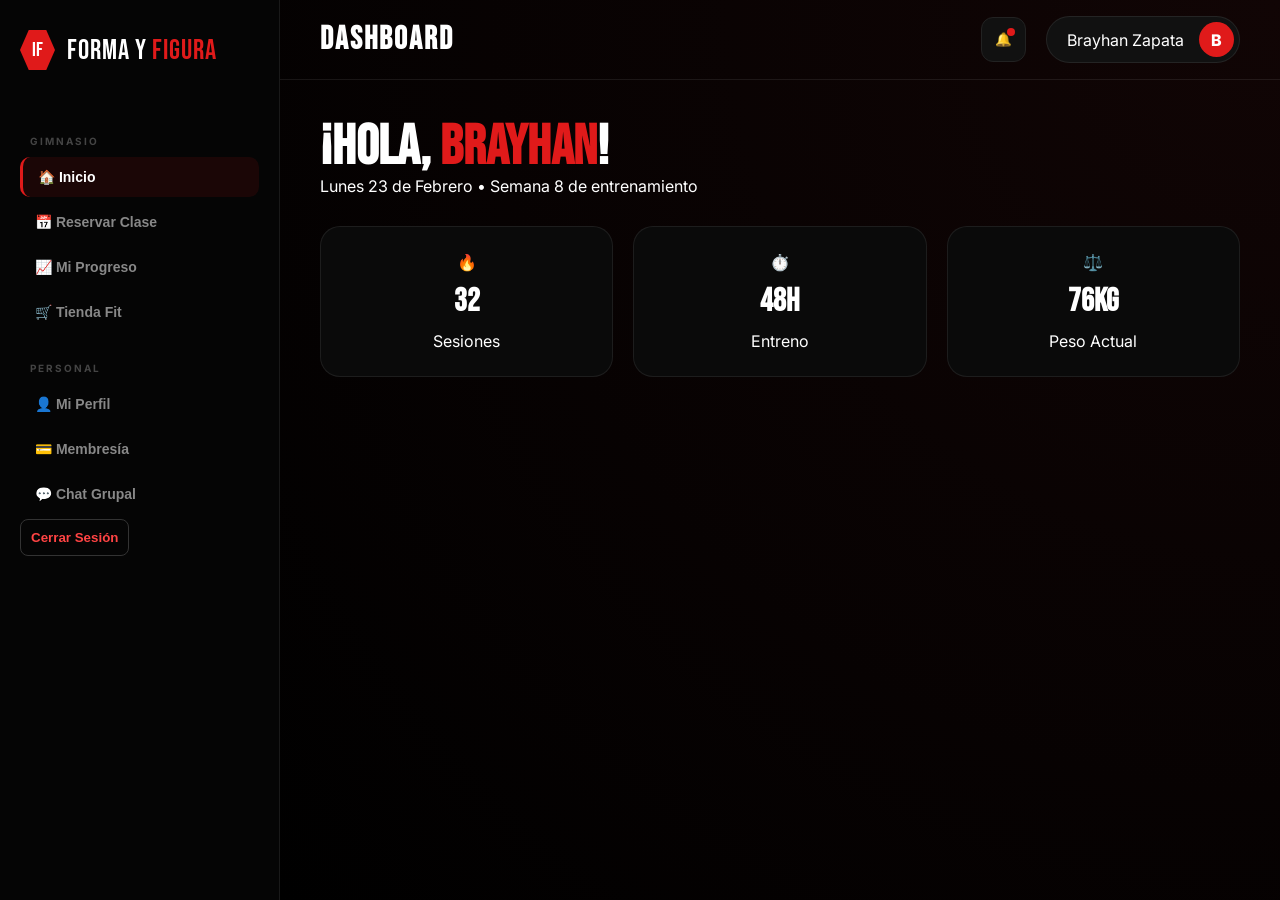
<file: dashboard.html>
<!DOCTYPE html>
<html lang="es">
<head>
    <meta charset="UTF-8">
    <meta name="viewport" content="width=device-width, initial-scale=1.0">
    <title>Forma Y Figura — Panel de Control</title>
    <link rel="stylesheet" href="css/dashboard.css">
    <link href="https://fonts.googleapis.com/css2?family=Bebas+Neue&family=Inter:wght@300;400;600;700&display=swap" rel="stylesheet">
</head>
<body>

<div class="contenedor-app">
    <aside class="sidebar">
        <div class="logo-box">
            <div class="hex-badge">IF</div>
            <span class="brand-title">FORMA Y <span>FIGURA</span></span>
        </div>

        <nav class="navegacion">
            <p class="etiqueta-nav">Gimnasio</p>
            <button class="btn-nav activo" data-target="inicio">🏠 Inicio</button>
            <button class="btn-nav" data-target="clases">📅 Reservar Clase</button>
            <button class="btn-nav" data-target="progreso">📈 Mi Progreso</button>
            <button class="btn-nav" data-target="tienda">🛒 Tienda Fit</button>

            <p class="etiqueta-nav">Personal</p>
            <button class="btn-nav" data-target="perfil">👤 Mi Perfil</button>
            <button class="btn-nav" data-target="membresia">💳 Membresía</button>
            <button class="btn-nav" data-target="chat">💬 Chat Grupal</button>
        </nav>

        <div class="sidebar-pie">
            <button class="btn-salir">Cerrar Sesión</button>
        </div>
    </aside>

    <main class="main-body">
        <header class="top-bar">
            <div class="header-izq">
                <h1 id="titulo-seccion">DASHBOARD</h1>
            </div>
            <div class="header-der">
                <button class="notif-btn" data-target="notificaciones">🔔<span class="alerta"></span></button>
                <div class="usuario-pill" data-target="perfil">
                    <span class="nombre-user">Brayhan Zapata</span>
                    <div class="avatar-user">B</div>
                </div>
            </div>
        </header>

        <div class="viewport">

            <section id="inicio" class="modulo activo">
                <div class="hero-bienvenida">
                    <h2>¡HOLA, <span class="rojo">BRAYHAN</span>!</h2>
                    <p>Lunes 23 de Febrero • Semana 8 de entrenamiento</p>
                </div>
                <div class="grid-resumen">
                    <div class="card-mini">🔥 <h3>32</h3> <p>Sesiones</p> </div>
                    <div class="card-mini">⏱️ <h3>48h</h3> <p>Entreno</p> </div>
                    <div class="card-mini">⚖️ <h3>76kg</h3> <p>Peso Actual</p> </div>
                </div>
            </section>

            <section id="perfil" class="modulo">
                <div class="card-grande">
                    <h3>Configuración de Perfil</h3>
                    <div class="form-grid">
                        <div class="f-group"><label>Nombre</label><input type="text" value="Brayhan Zapata"></div>
                        <div class="f-group"><label>Correo</label><input type="email" value="brayhan@ejemplo.com"></div>
                        <div class="f-group"><label>Nueva Contraseña</label><input type="password"></div>
                        <button class="btn-accion">Actualizar Datos</button>
                    </div>
                </div>
            </section>

            <section id="membresia" class="modulo">
                <div class="card-membresia">
                    <div class="info-pago">
                        <span class="tag-plan">PLAN PRO</span>
                        <h2>Estado: <span class="verde">ACTIVO</span></h2>
                        <p>Próximo pago: <b>23 de Marzo, 2026</b></p>
                        <p>Monto: <b>$89.00 / mes</b></p>
                    </div>
                    <div class="acciones-pago">
                        <button class="btn-oro">Mejorar a Plan Élite</button>
                        <button class="btn-gris">Cambiar método de pago</button>
                    </div>
                </div>
            </section>

            <section id="clases" class="modulo">
                <h3>Reserva tu lugar</h3>
                <div class="tabla-contenedor">
                    <table class="tabla-gym">
                        <thead>
                            <tr><th>Hora</th><th>Actividad</th><th>Coach</th><th>Cupos</th><th>Acción</th></tr>
                        </thead>
                        <tbody>
                            <tr><td>07:00</td><td>Crossfit</td><td>Ramírez</td><td>5/20</td><td><button class="btn-book">Reservar</button></td></tr>
                            <tr><td>09:00</td><td>Powerlifting</td><td>García</td><td>2/10</td><td><button class="btn-book">Reservar</button></td></tr>
                            <tr><td>18:30</td><td>Funcional</td><td>Zapata</td><td>12/20</td><td><button class="btn-book">Reservar</button></td></tr>
                        </tbody>
                    </table>
                </div>
            </section>

            <section id="tienda" class="modulo">
                <div class="grid-productos">
                    <div class="producto-card">
                        <div class="prod-img"></div>
                        <h4>Proteína Whey</h4>
                        <span>$45.00</span>
                        <button class="btn-compra">Añadir</button>
                    </div>
                    <div class="producto-card">
                        <div class="prod-img"></div>
                        <h4>Camiseta Iron</h4>
                        <span>$20.00</span>
                        <button class="btn-compra">Añadir</button>
                    </div>
                </div>
            </section>

            <section id="progreso" class="modulo">
                <div class="card-grafico">
                    <h3>Evolución Semanal</h3>
                    <div class="area-grafico">
                        <div class="placeholder-grafico">Espacio para Gráficas de Progreso</div>
                    </div>
                </div>
            </section>

            <section id="chat" class="modulo">
                <div class="chat-box">
                    <div class="chat-header">Comunidad Forma Y Figura 💬</div>
                    <div class="chat-mensajes">
                        <div class="msg-recibido"><b>Coach:</b> ¡Dale con toda hoy, Brayhan!</div>
                    </div>
                    <div class="chat-input-area">
                        <input type="text" placeholder="Escribe un mensaje...">
                        <button class="btn-enviar">➤</button>
                    </div>
                </div>
            </section>

        </div>
    </main>
</div>

<script src="dashboard.js"></script>
</body>
</html>
</file>
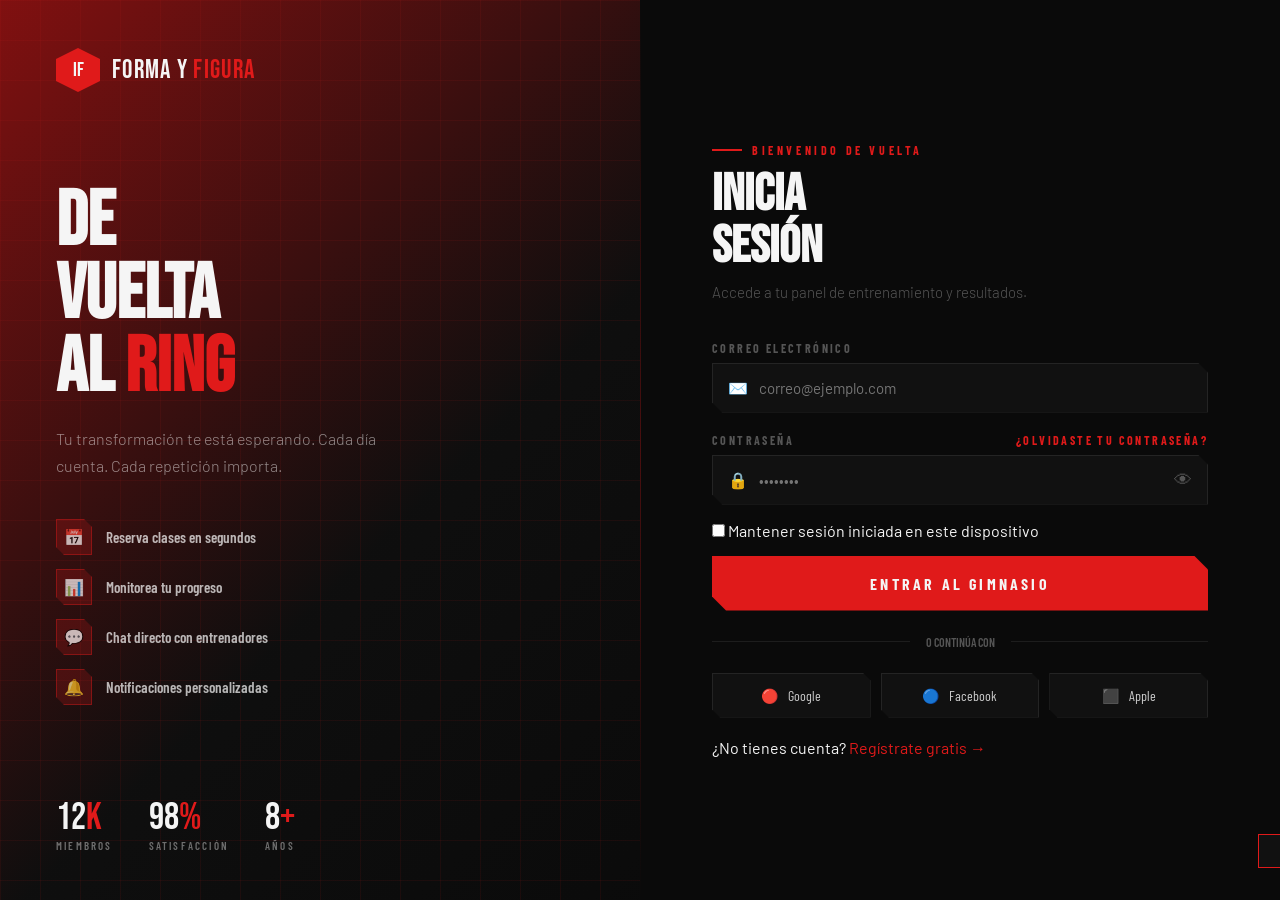
<file: login.html>
<!DOCTYPE html>
<html lang="es">
<head>
<meta charset="UTF-8">
<meta name="viewport" content="width=device-width, initial-scale=1.0">
<title>Iniciar Sesión — Forma Y Figura</title>
<link rel="stylesheet" href="css/auth.css">
</head>
<body>

<div class="envoltorio-autenticacion">
  <div class="visual-autenticacion">
    <div class="fondo-visual-autenticacion"></div>
    <div class="cuadricula-visual-autenticacion"></div>
    <div class="contenido-visual-autenticacion">
      <a href="index.html" class="logo-autenticacion">
        <div class="hex-logo">IF</div>
        <span class="texto-logo">FORMA Y <span>FIGURA</span></span>
      </a>
      <div class="principal-visual-autenticacion">
        <h1 class="eslogan-autenticacion">
          DE<br>
          VUELTA<br>
          AL <span class="rojo">RING</span>
        </h1>
        <p class="sub-eslogan-autenticacion">Tu transformación te está esperando. Cada día cuenta. Cada repetición importa.</p>
        <div class="caracteristicas-autenticacion">
          <div class="caracteristica-autenticacion">
            <div class="icono-carac">📅</div>
            Reserva clases en segundos
          </div>
          <div class="caracteristica-autenticacion">
            <div class="icono-carac">📊</div>
            Monitorea tu progreso
          </div>
          <div class="caracteristica-autenticacion">
            <div class="icono-carac">💬</div>
            Chat directo con entrenadores
          </div>
          <div class="caracteristica-autenticacion">
            <div class="icono-carac">🔔</div>
            Notificaciones personalizadas
          </div>
        </div>
      </div>
      <div class="estadisticas-autenticacion">
        <div>
          <div class="num-estadistica-autenticacion">12<span>K</span></div>
          <div class="etiq-estadistica-autenticacion">Miembros</div>
        </div>
        <div>
          <div class="num-estadistica-autenticacion">98<span>%</span></div>
          <div class="etiq-estadistica-autenticacion">Satisfacción</div>
        </div>
        <div>
          <div class="num-estadistica-autenticacion">8<span>+</span></div>
          <div class="etiq-estadistica-autenticacion">Años</div>
        </div>
      </div>
    </div>
  </div>

  <div class="panel-autenticacion">
    <div class="encabezado-autenticacion">
      <div class="etiqueta-autenticacion">Bienvenido de vuelta</div>
      <h2 class="titulo-autenticacion">INICIA<br>SESIÓN</h2>
      <p class="subtitulo-autenticacion">Accede a tu panel de entrenamiento y resultados.</p>
    </div>

    <form class="formulario-autenticacion" id="formularioLogin" novalidate>
      <div class="grupo-formulario">
        <label>Correo Electrónico</label>
        <div class="envoltorio-entrada">
          <input type="email" id="correo" placeholder="correo@ejemplo.com" required autocomplete="email">
          <span class="icono-entrada">✉️</span>
        </div>
      </div>

      <div class="grupo-formulario">
        <label>
          Contraseña
          <a href="#" id="enlaceOlvido">¿Olvidaste tu contraseña?</a>
        </label>
        <div class="envoltorio-entrada">
          <input type="password" id="contrasena" placeholder="••••••••" required autocomplete="current-password">
          <span class="icono-entrada">🔒</span>
          <button type="button" class="conmutador-contrasena" data-toggle="password">👁</button>
        </div>
      </div>

      <div class="check-formulario" style="margin:-4px 0;">
        <input type="checkbox" id="recordarme">
        <label for="recordarme">Mantener sesión iniciada en este dispositivo</label>
      </div>

      <button type="submit" class="boton-enviar" id="botonLogin">
        <span id="textoBotonLogin">Entrar al Gimnasio</span>
        <span id="cargadorLogin" style="display:none;">⏳</span>
      </button>

      <div class="divisor-autenticacion"><span>O continúa con</span></div>

      <div class="autenticacion-social">
        <button type="button" class="boton-social google" data-social="Google">
          <span class="icono-s">🔴</span> Google
        </button>
        <button type="button" class="boton-social facebook" data-social="Facebook">
          <span class="icono-s">🔵</span> Facebook
        </button>
        <button type="button" class="boton-social apple" data-social="Apple">
          <span class="icono-s">⬛</span> Apple
        </button>
      </div>

      <div class="enlace-pie-autenticacion">
        ¿No tienes cuenta? <a href="registro.html">Regístrate gratis →</a>
      </div>
    </form>
  </div>
</div>

<div class="capa-modal" id="modalOlvido">
  <div class="caja-modal">
    <button class="cerrar-modal" id="cerrarModalOlvido">✕</button>
    
    <div id="formularioOlvido">
      <div class="icono-modal">🔑</div>
      <h3 class="titulo-modal">RECUPERAR<br>CONTRASEÑA</h3>
      <p class="texto-modal">Ingresa tu correo electrónico y te enviaremos un enlace para restablecer tu contraseña.</p>

      <div class="grupo-formulario" style="margin-bottom:20px;">
        <label>Correo Electrónico</label>
        <div class="envoltorio-entrada">
          <input type="email" id="correoRestablecer" placeholder="correo@ejemplo.com" class="entrada-sin-icono" style="padding-left:16px;">
        </div>
      </div>

      <button type="button" id="botonEnviarEnlace" class="boton-enviar" style="clip-path:none;width:100%;">
        Enviar Enlace de Recuperación
      </button>
    </div>

    <div class="exito-modal" id="exitoRestablecer">
      <div class="icono-exito">📧</div>
      <h3>¡Correo Enviado!</h3>
      <p>Revisa tu bandeja de entrada.<br>El enlace expira en 30 minutos.</p>
      <button type="button" id="botonExitoEntendido" class="boton-enviar" style="margin-top:24px;clip-path:none;width:100%;">Entendido</button>
    </div>
  </div>
</div>

<div id="notificacion" class="notificacion-flotante"></div>

<script src="auth.js"></script>
<script src="login.js"></script>
</body>
</html>
</file>
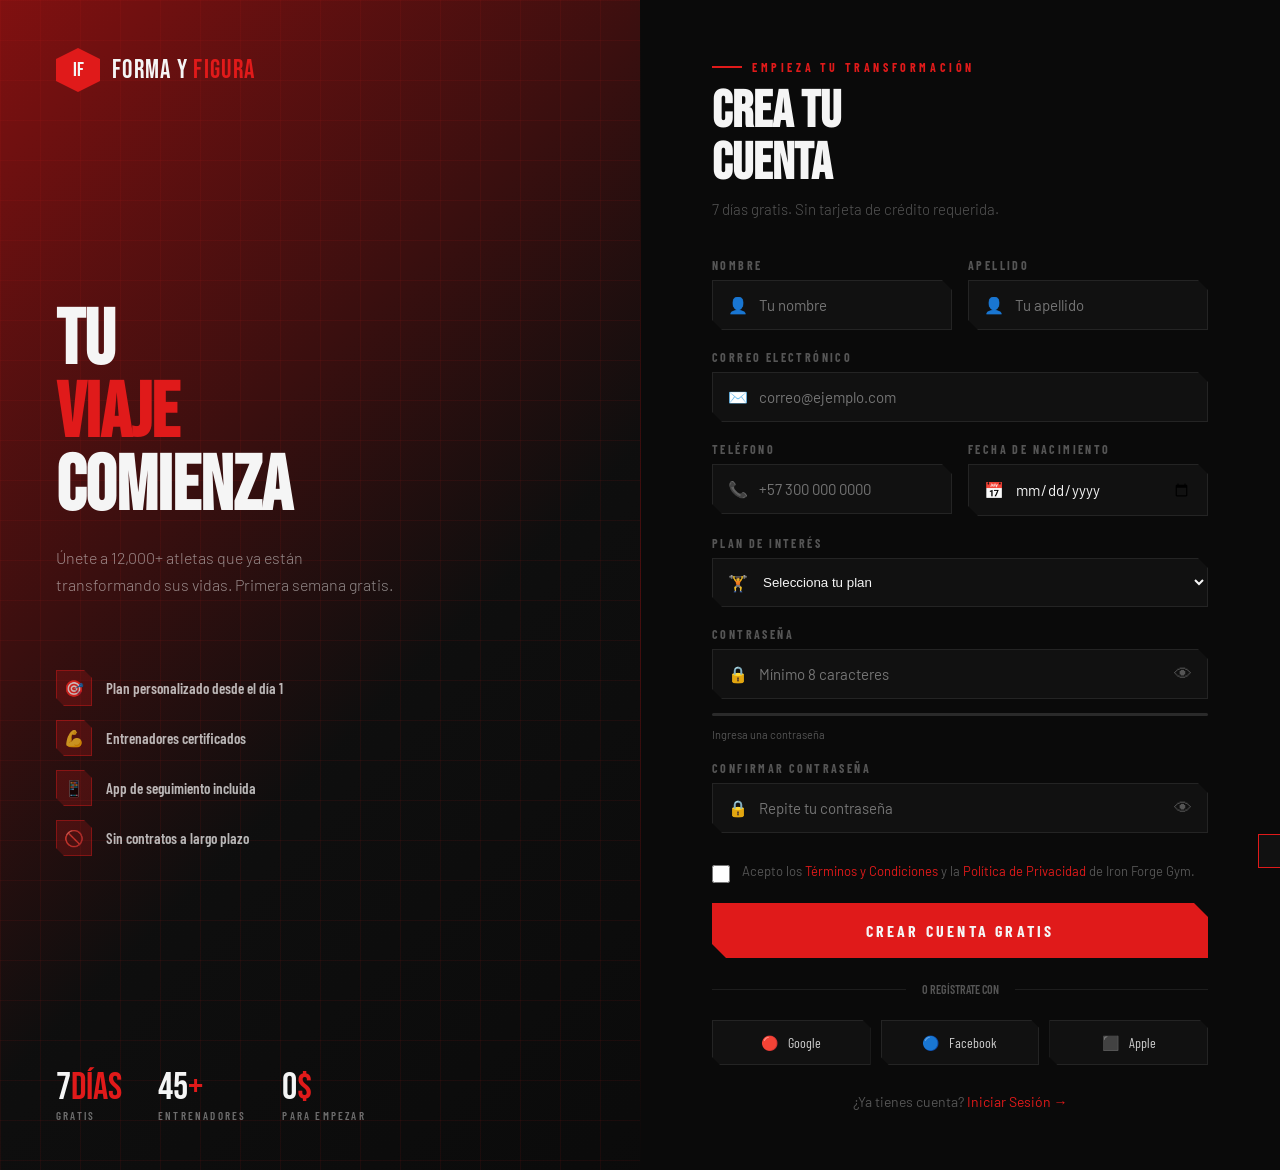
<file: registro.html>
<!DOCTYPE html>
<html lang="es">
<head>
<meta charset="UTF-8">
<meta name="viewport" content="width=device-width, initial-scale=1.0">
<title>Registro — Forma Y Figura</title>
<link rel="stylesheet" href="css/auth.css">
</head>
<body>

<div class="envoltorio-autenticacion">
  <div class="visual-autenticacion">
    <div class="fondo-visual-autenticacion" style="background-image: linear-gradient(135deg, rgba(10,10,10,0.9) 0%, rgba(176,16,16,0.5) 60%, rgba(10,10,10,0.85) 100%), url('https://images.unsplash.com/photo-1517836357463-d25dfeac3438?w=1000') center/cover;"></div>
    <div class="cuadricula-visual-autenticacion"></div>
    <div class="contenido-visual-autenticacion">
      <a href="index.html" class="logo-autenticacion">
        <div class="hex-logo">IF</div>
        <span class="texto-logo">FORMA Y <span>FIGURA</span></span>
      </a>
      <div class="principal-visual-autenticacion">
        <h1 class="eslogan-autenticacion">
          TU<br>
          <span class="rojo">VIAJE</span><br>
          COMIENZA
        </h1>
        <p class="sub-eslogan-autenticacion">Únete a 12,000+ atletas que ya están transformando sus vidas. Primera semana gratis.</p>
        <div class="caracteristicas-autenticacion" style="margin-top:32px;">
          <div class="caracteristica-autenticacion">
            <div class="icono-carac">🎯</div>
            Plan personalizado desde el día 1
          </div>
          <div class="caracteristica-autenticacion">
            <div class="icono-carac">💪</div>
            Entrenadores certificados
          </div>
          <div class="caracteristica-autenticacion">
            <div class="icono-carac">📱</div>
            App de seguimiento incluida
          </div>
          <div class="caracteristica-autenticacion">
            <div class="icono-carac">🚫</div>
            Sin contratos a largo plazo
          </div>
        </div>
      </div>
      <div class="estadisticas-autenticacion">
        <div>
          <div class="num-estadistica-autenticacion">7<span>días</span></div>
          <div class="etiq-estadistica-autenticacion">Gratis</div>
        </div>
        <div>
          <div class="num-estadistica-autenticacion">45<span>+</span></div>
          <div class="etiq-estadistica-autenticacion">Entrenadores</div>
        </div>
        <div>
          <div class="num-estadistica-autenticacion">0<span>$</span></div>
          <div class="etiq-estadistica-autenticacion">Para empezar</div>
        </div>
      </div>
    </div>
  </div>

  <div class="panel-autenticacion">
    <div class="encabezado-autenticacion">
      <div class="etiqueta-autenticacion">Empieza tu transformación</div>
      <h2 class="titulo-autenticacion">CREA TU<br>CUENTA</h2>
      <p class="subtitulo-autenticacion">7 días gratis. Sin tarjeta de crédito requerida.</p>
    </div>

    <form class="formulario-autenticacion" id="formularioRegistro" novalidate>
      <div style="display: grid; grid-template-columns: 1fr 1fr; gap: 16px;">
        <div class="grupo-formulario">
          <label>Nombre</label>
          <div class="envoltorio-entrada">
            <input type="text" id="nombre" placeholder="Tu nombre" required autocomplete="given-name">
            <span class="icono-entrada">👤</span>
          </div>
        </div>
        <div class="grupo-formulario">
          <label>Apellido</label>
          <div class="envoltorio-entrada">
            <input type="text" id="apellido" placeholder="Tu apellido" required autocomplete="family-name">
            <span class="icono-entrada">👤</span>
          </div>
        </div>
      </div>

      <div class="grupo-formulario">
        <label>Correo Electrónico</label>
        <div class="envoltorio-entrada">
          <input type="email" id="correo" placeholder="correo@ejemplo.com" required autocomplete="email">
          <span class="icono-entrada">✉️</span>
        </div>
      </div>

      <div style="display: grid; grid-template-columns: 1fr 1fr; gap: 16px;">
        <div class="grupo-formulario">
          <label>Teléfono</label>
          <div class="envoltorio-entrada">
            <input type="tel" id="telefono" placeholder="+57 300 000 0000" autocomplete="tel">
            <span class="icono-entrada">📞</span>
          </div>
        </div>
        <div class="grupo-formulario">
          <label>Fecha de Nacimiento</label>
          <div class="envoltorio-entrada">
            <input type="date" id="fechaNacimiento" autocomplete="bday">
            <span class="icono-entrada">📅</span>
          </div>
        </div>
      </div>

      <div class="grupo-formulario">
        <label>Plan de Interés</label>
        <div class="envoltorio-entrada">
          <select id="plan" style="width: 100%; background: var(--negro2); border: 1px solid rgba(255,255,255,0.08); color: var(--blanco); padding: 15px 16px 15px 46px; outline: none; clip-path: polygon(0 0, calc(100% - 10px) 0, 100% 10px, 100% 100%, 10px 100%, 0 calc(100% - 10px));">
            <option value="">Selecciona tu plan</option>
            <option value="basic">💪 Plan Básico — $49/mes</option>
            <option value="pro">⭐ Plan Pro — $89/mes (Más Popular)</option>
            <option value="elite">🏆 Plan Élite — $149/mes</option>
          </select>
          <span class="icono-entrada">🏋️</span>
        </div>
      </div>

      <div class="grupo-formulario">
        <label>Contraseña</label>
        <div class="envoltorio-entrada">
          <input type="password" id="contrasena" placeholder="Mínimo 8 caracteres" required autocomplete="new-password">
          <span class="icono-entrada">🔒</span>
          <button type="button" class="conmutador-contrasena" data-toggle="password">👁</button>
        </div>
        <div style="height: 3px; background: var(--gris); margin-top: 6px; border-radius: 2px; overflow: hidden;">
            <div id="barraFuerza" style="height: 100%; width: 0%; transition: width 0.4s ease; border-radius: 2px;"></div>
        </div>
        <div id="textoFuerza" style="font-size: 11px; color: var(--gris3); margin-top: 4px;">Ingresa una contraseña</div>
      </div>

      <div class="grupo-formulario">
        <label>Confirmar Contraseña</label>
        <div class="envoltorio-entrada">
          <input type="password" id="confirmarContrasena" placeholder="Repite tu contraseña" required autocomplete="new-password">
          <span class="icono-entrada">🔒</span>
          <button type="button" class="conmutador-contrasena" data-toggle="confirmarContrasena">👁</button>
        </div>
      </div>

      <div style="display: flex; align-items: flex-start; gap: 12px; margin-top: 10px;">
        <input type="checkbox" id="terminos" required style="width:18px;height:18px;margin-top:2px;">
        <label for="terminos" style="font-size: 13px; color: var(--gris3);">
          Acepto los <a href="#">Términos y Condiciones</a> y la <a href="#">Política de Privacidad</a> de Iron Forge Gym.
        </label>
      </div>

      <button type="submit" class="boton-enviar" id="botonRegistro">
        <span id="textoBotonRegistro">Crear Cuenta Gratis</span>
        <span id="cargadorRegistro" style="display:none;">⏳</span>
      </button>

      <div class="divisor-autenticacion"><span>O regístrate con</span></div>

      <div class="autenticacion-social">
        <button type="button" class="boton-social google" data-social="Google">
          <span class="icono-s">🔴</span> Google
        </button>
        <button type="button" class="boton-social facebook" data-social="Facebook">
          <span class="icono-s">🔵</span> Facebook
        </button>
        <button type="button" class="boton-social apple" data-social="Apple">
          <span class="icono-s">⬛</span> Apple
        </button>
      </div>

      <div style="text-align: center; font-size: 14px; color: var(--gris3); margin-top: 8px;">
        ¿Ya tienes cuenta? <a href="login.html">Iniciar Sesión →</a>
      </div>
    </form>
  </div>
</div>

<div id="capaExito" style="display:none; position:fixed; inset:0; background:rgba(0,0,0,0.95); z-index:9999; align-items:center; justify-content:center; flex-direction:column; text-align:center;">
  <div style="max-width:500px; padding:48px;">
    <div style="font-size:80px; margin-bottom:24px;">🏆</div>
    <h2 style="font-family:var(--fuente-display); font-size:56px; color:var(--blanco); margin-bottom:16px;">¡BIENVENIDO<br>A LA TRIBU!</h2>
    <p style="font-size:16px; color:var(--gris3); margin-bottom:32px; line-height:1.8;">Tu cuenta ha sido creada exitosamente.<br>Tu primera semana es completamente gratis.</p>
    <a href="dashboard.html" class="boton-enviar" style="text-decoration:none; display:inline-flex; align-items:center; justify-content:center; gap:8px;">
      Ir al Dashboard →
    </a>
  </div>
</div>

<div id="notificacion" class="notificacion-flotante"></div>

<script src="auth.js"></script>
<script src="registro.js"></script>
</body>
</html>
</file>
<file: css/dashboard.css>
/* ============================================
   IRON FORGE GYM — ESTILOS GLOBALES
   ============================================ */
@import url('https://fonts.googleapis.com/css2?family=Bebas+Neue&family=Inter:wght@300;400;600;700&display=swap');

:root {
    --rojo: #E01A1A;
    --rojo-hover: #b31515;
    --negro-puro: #000000;
    --negro-tarjeta: #0a0a0a;
    --gris-borde: rgba(255, 255, 255, 0.08);
    --texto-gris: #888888;
    --blanco: #ffffff;
    --oro: #D4AF37;
}

* {
    margin: 0;
    padding: 0;
    box-sizing: border-box;
}

body {
    background-color: var(--negro-puro);
    color: var(--blanco);
    font-family: 'Inter', sans-serif;
    overflow: hidden; /* El scroll lo maneja el visor */
}

/* CONTENEDOR PRINCIPAL */
.contenedor-app {
    display: flex;
    height: 100vh;
    width: 100vw;
}

/* ============================================
   SIDEBAR (BARRA LATERAL)
   ============================================ */
.sidebar {
    width: 280px;
    background-color: #050505;
    border-right: 1px solid var(--gris-borde);
    display: flex;
    flex-direction: column;
    padding: 30px 20px;
}

.logo-box {
    display: flex;
    align-items: center;
    gap: 12px;
    margin-bottom: 40px;
}

.hex-badge {
    background: var(--rojo);
    font-family: 'Bebas Neue';
    padding: 8px 12px;
    font-size: 20px;
    clip-path: polygon(25% 0%, 75% 0%, 100% 50%, 75% 100%, 25% 100%, 0% 50%);
}

.brand-title {
    font-family: 'Bebas Neue';
    font-size: 28px;
    letter-spacing: 1px;
}

.brand-title span { color: var(--rojo); }

.etiqueta-nav {
    font-size: 10px;
    text-transform: uppercase;
    color: #444;
    margin: 25px 0 10px 10px;
    letter-spacing: 2px;
    font-weight: 700;
}

.btn-nav {
    width: 100%;
    background: none;
    border: none;
    color: var(--texto-gris);
    padding: 12px 15px;
    text-align: left;
    font-size: 14px;
    font-weight: 600;
    cursor: pointer;
    border-radius: 10px;
    transition: 0.3s;
    margin-bottom: 5px;
}

.btn-nav:hover, .btn-nav.activo {
    background: rgba(224, 26, 26, 0.1);
    color: white;
}

.btn-nav.activo {
    border-left: 3px solid var(--rojo);
}

.btn-salir {
    margin-top: auto;
    background: none;
    border: 1px solid #333;
    color: #ff4444;
    padding: 10px;
    border-radius: 8px;
    cursor: pointer;
    font-weight: bold;
}

/* ============================================
   CONTENIDO PRINCIPAL & HEADER
   ============================================ */
.main-body {
    flex: 1;
    display: flex;
    flex-direction: column;
    background: radial-gradient(circle at top right, #110505, #000);
}

.top-bar {
    height: 80px;
    padding: 0 40px;
    display: flex;
    justify-content: space-between;
    align-items: center;
    border-bottom: 1px solid var(--gris-borde);
}

#titulo-seccion {
    font-family: 'Bebas Neue';
    font-size: 32px;
    letter-spacing: 2px;
}

.header-der {
    display: flex;
    align-items: center;
    gap: 20px;
}

.notif-btn {
    background: #111;
    border: 1px solid #222;
    color: white;
    width: 45px;
    height: 45px;
    border-radius: 12px;
    cursor: pointer;
    position: relative;
}

.alerta {
    position: absolute;
    top: 10px;
    right: 10px;
    width: 8px;
    height: 8px;
    background: var(--rojo);
    border-radius: 50%;
}

.usuario-pill {
    background: #111;
    padding: 5px 5px 5px 20px;
    border-radius: 40px;
    display: flex;
    align-items: center;
    gap: 15px;
    border: 1px solid var(--gris-borde);
}

.avatar-user {
    width: 35px;
    height: 35px;
    background: var(--rojo);
    border-radius: 50%;
    display: flex;
    align-items: center;
    justify-content: center;
    font-weight: 800;
}

/* ============================================
   VISOR DE MÓDULOS (DINÁMICO)
   ============================================ */
.viewport {
    padding: 40px;
    flex: 1;
    overflow-y: auto;
}

.modulo {
    display: none; /* Se activa con JS */
}

.modulo.activo {
    display: block;
    animation: fadeIn 0.4s ease-out;
}

@keyframes fadeIn {
    from { opacity: 0; transform: translateY(10px); }
    to { opacity: 1; transform: translateY(0); }
}

/* BIENVENIDA & STATS */
.hero-bienvenida h2 { font-family: 'Bebas Neue'; font-size: 56px; line-height: 1; }
.rojo { color: var(--rojo); }

.grid-resumen {
    display: grid;
    grid-template-columns: repeat(auto-fit, minmax(200px, 1fr));
    gap: 20px;
    margin-top: 30px;
}

.card-mini {
    background: var(--negro-tarjeta);
    padding: 25px;
    border-radius: 20px;
    border: 1px solid var(--gris-borde);
    text-align: center;
}

.card-mini h3 { font-family: 'Bebas Neue'; font-size: 32px; margin: 10px 0; }

/* MEMBRESÍA */
.card-membresia {
    background: linear-gradient(135deg, #1a1a1a, #0a0a0a);
    padding: 40px;
    border-radius: 25px;
    border: 1px solid var(--rojo);
    display: flex;
    justify-content: space-between;
    align-items: center;
}

.tag-plan { background: var(--rojo); padding: 5px 15px; border-radius: 5px; font-weight: bold; font-size: 12px; }

/* TABLAS (CLASES) */
.tabla-contenedor {
    background: var(--negro-tarjeta);
    border-radius: 15px;
    overflow: hidden;
    margin-top: 20px;
}

.tabla-gym {
    width: 100%;
    border-collapse: collapse;
}

.tabla-gym th { background: #151515; padding: 15px; text-align: left; color: var(--texto-gris); font-size: 12px; }
.tabla-gym td { padding: 15px; border-bottom: 1px solid #1a1a1a; }

.btn-book {
    background: var(--rojo);
    border: none;
    color: white;
    padding: 8px 15px;
    border-radius: 5px;
    cursor: pointer;
    font-weight: bold;
}

/* CHAT MODERNO */
.chat-box {
    height: 500px;
    background: var(--negro-tarjeta);
    border-radius: 20px;
    display: flex;
    flex-direction: column;
    border: 1px solid var(--gris-borde);
}

.chat-header { padding: 20px; border-bottom: 1px solid var(--gris-borde); font-weight: bold; }

.chat-mensajes { flex: 1; padding: 20px; overflow-y: auto; display: flex; flex-direction: column; gap: 10px; }

.msg-recibido { background: #222; align-self: flex-start; padding: 10px 15px; border-radius: 15px 15px 15px 0; max-width: 70%; }
.msg-enviado { background: var(--rojo); align-self: flex-end; padding: 10px 15px; border-radius: 15px 15px 0 15px; max-width: 70%; }

.chat-input-area { padding: 20px; display: flex; gap: 10px; }
.chat-input-area input { flex: 1; background: #1a1a1a; border: 1px solid #333; padding: 12px; border-radius: 10px; color: white; outline: none; }
.btn-enviar { background: var(--rojo); border: none; color: white; padding: 0 20px; border-radius: 10px; cursor: pointer; }

/* TIENDA */
.grid-productos { display: grid; grid-template-columns: repeat(auto-fill, minmax(180px, 1fr)); gap: 20px; }
.producto-card { background: var(--negro-tarjeta); padding: 20px; border-radius: 15px; text-align: center; border: 1px solid var(--gris-borde); }
.prod-img { font-size: 40px; margin-bottom: 10px; }
</file>
<file: css/auth.css>
/* ============================================
   IRON FORGE GYM - PÁGINAS DE AUTENTICACIÓN
   ============================================ */

@import url('https://fonts.googleapis.com/css2?family=Bebas+Neue&family=Barlow:wght@300;400;500;600;700&family=Barlow+Condensed:wght@400;600;700;900&display=swap');

:root {
  --rojo: #E01A1A;
  --rojo-oscuro: #B01010;
  --rojo-brillante: #FF3333;
  --resplandor-rojo: rgba(224, 26, 26, 0.4);
  --negro: #0A0A0A;
  --negro2: #111111;
  --negro3: #1A1A1A;
  --gris: #2A2A2A;
  --gris2: #3A3A3A;
  --gris3: #555555;
  --claro: #CCCCCC;
  --blanco: #F5F5F5;
  --verde: #2ECC71;
  --fuente-display: 'Bebas Neue', sans-serif;
  --fuente-condensed: 'Barlow Condensed', sans-serif;
  --fuente-cuerpo: 'Barlow', sans-serif;
  --transicion: all 0.3s cubic-bezier(0.4, 0, 0.2, 1);
}

*, *::before, *::after { box-sizing: border-box; margin: 0; padding: 0; }
html { height: 100%; }

body {
  min-height: 100%;
  background: var(--negro);
  color: var(--blanco);
  font-family: var(--fuente-cuerpo);
  display: flex;
  overflow-x: hidden;
}

::-webkit-scrollbar { width: 4px; }
::-webkit-scrollbar-track { background: var(--negro2); }
::-webkit-scrollbar-thumb { background: var(--rojo-oscuro); }

a { color: var(--rojo); text-decoration: none; transition: var(--transicion); }
a:hover { color: var(--rojo-brillante); }

/* ---- DISEÑO GENERAL ---- */
.envoltorio-autenticacion {
  display: grid;
  grid-template-columns: 1fr 1fr;
  min-height: 100vh;
  width: 100%;
}

/* ---- PANEL IZQUIERDO (VISUAL) ---- */
.visual-autenticacion {
  position: relative;
  overflow: hidden;
  background: var(--negro2);
}

.fondo-visual-autenticacion {
  position: absolute;
  inset: 0;
  background: 
    linear-gradient(135deg, rgba(176,16,16,0.7) 0%, rgba(10,10,10,0.4) 60%, rgba(10,10,10,0.9) 100%),
    url('https://images.unsplash.com/photo-1534438327276-14e5300c3a48?w=1000') center/cover;
}

.cuadricula-visual-autenticacion {
  position: absolute;
  inset: 0;
  background-image: 
    linear-gradient(rgba(224,26,26,0.08) 1px, transparent 1px),
    linear-gradient(90deg, rgba(224,26,26,0.08) 1px, transparent 1px);
  background-size: 40px 40px;
}

.contenido-visual-autenticacion {
  position: relative;
  z-index: 2;
  height: 100%;
  display: flex;
  flex-direction: column;
  justify-content: space-between;
  padding: 48px 56px;
}

.logo-autenticacion {
  display: flex;
  align-items: center;
  gap: 12px;
}

.hex-logo {
  width: 44px;
  height: 44px;
  background: var(--rojo);
  clip-path: polygon(50% 0%, 100% 25%, 100% 75%, 50% 100%, 0% 75%, 0% 25%);
  display: flex;
  align-items: center;
  justify-content: center;
  font-family: var(--fuente-display);
  font-size: 20px;
  color: var(--blanco);
}

.texto-logo {
  font-family: var(--fuente-display);
  font-size: 26px;
  color: var(--blanco);
  letter-spacing: 0.05em;
}

.texto-logo span { color: var(--rojo); }

.principal-visual-autenticacion {
  flex: 1;
  display: flex;
  flex-direction: column;
  justify-content: center;
}

.eslogan-autenticacion {
  font-family: var(--fuente-display);
  font-size: clamp(52px, 6vw, 82px);
  line-height: 0.95;
  color: var(--blanco);
  margin-bottom: 20px;
}

.eslogan-autenticacion .rojo { color: var(--rojo); }

.sub-eslogan-autenticacion {
  font-size: 16px;
  color: rgba(255,255,255,0.5);
  font-weight: 300;
  max-width: 340px;
  line-height: 1.7;
  margin-bottom: 40px;
}

.caracteristicas-autenticacion {
  display: flex;
  flex-direction: column;
  gap: 14px;
}

.caracteristica-autenticacion {
  display: flex;
  align-items: center;
  gap: 14px;
  font-family: var(--fuente-condensed);
  font-size: 15px;
  font-weight: 600;
  color: rgba(255,255,255,0.7);
}

.icono-carac {
  width: 36px;
  height: 36px;
  background: rgba(224,26,26,0.2);
  border: 1px solid rgba(224,26,26,0.4);
  display: flex;
  align-items: center;
  justify-content: center;
  font-size: 16px;
  flex-shrink: 0;
  clip-path: polygon(0 0, calc(100% - 8px) 0, 100% 8px, 100% 100%, 8px 100%, 0 calc(100% - 8px));
}

.estadisticas-autenticacion {
  display: flex;
  gap: 36px;
}

.num-estadistica-autenticacion {
  font-family: var(--fuente-display);
  font-size: 38px;
  color: var(--blanco);
  line-height: 1;
}

.num-estadistica-autenticacion span { color: var(--rojo); }

.etiq-estadistica-autenticacion {
  font-family: var(--fuente-condensed);
  font-size: 11px;
  font-weight: 600;
  letter-spacing: 0.2em;
  text-transform: uppercase;
  color: rgba(255,255,255,0.4);
  margin-top: 2px;
}

/* ---- PANEL DERECHO (FORMULARIO) ---- */
.panel-autenticacion {
  display: flex;
  flex-direction: column;
  justify-content: center;
  padding: 60px 72px;
  background: var(--negro);
  position: relative;
  overflow-y: auto;
}

.panel-autenticacion::before {
  content: '';
  position: absolute;
  top: 0; left: 0;
  width: 1px;
  height: 100%;
  background: linear-gradient(to bottom, transparent, var(--rojo), transparent);
  opacity: 0.3;
}

.encabezado-autenticacion {
  margin-bottom: 40px;
}

.etiqueta-autenticacion {
  font-family: var(--fuente-condensed);
  font-size: 12px;
  font-weight: 700;
  letter-spacing: 0.3em;
  text-transform: uppercase;
  color: var(--rojo);
  display: flex;
  align-items: center;
  gap: 10px;
  margin-bottom: 12px;
}

.etiqueta-autenticacion::before {
  content: '';
  display: block;
  width: 30px;
  height: 2px;
  background: var(--rojo);
}

.titulo-autenticacion {
  font-family: var(--fuente-display);
  font-size: 52px;
  color: var(--blanco);
  line-height: 1;
  margin-bottom: 10px;
}

.subtitulo-autenticacion {
  font-size: 15px;
  color: var(--gris3);
  font-weight: 300;
}

/* ---- FORMULARIO ---- */
.formulario-autenticacion {
  display: flex;
  flex-direction: column;
  gap: 20px;
}

.grupo-formulario {
  display: flex;
  flex-direction: column;
  gap: 8px;
  position: relative;
}

.grupo-formulario label {
  font-family: var(--fuente-condensed);
  font-size: 12px;
  font-weight: 700;
  letter-spacing: 0.2em;
  text-transform: uppercase;
  color: var(--gris3);
  display: flex;
  align-items: center;
  justify-content: space-between;
}

.envoltorio-entrada {
  position: relative;
}

.icono-entrada {
  position: absolute;
  left: 16px;
  top: 50%;
  transform: translateY(-50%);
  font-size: 16px;
  color: var(--gris3);
  pointer-events: none;
  transition: var(--transicion);
}

.grupo-formulario input {
  width: 100%;
  background: var(--negro2);
  border: 1px solid rgba(255,255,255,0.08);
  color: var(--blanco);
  padding: 15px 16px 15px 46px;
  font-family: var(--fuente-cuerpo);
  font-size: 15px;
  transition: var(--transicion);
  outline: none;
  clip-path: polygon(0 0, calc(100% - 10px) 0, 100% 10px, 100% 100%, 10px 100%, 0 calc(100% - 10px));
}

.grupo-formulario input:focus {
  border-color: var(--rojo);
  background: rgba(224,26,26,0.05);
  box-shadow: 0 0 0 3px rgba(224,26,26,0.1);
}

.conmutador-contrasena {
  position: absolute;
  right: 16px;
  top: 50%;
  transform: translateY(-50%);
  background: none;
  border: none;
  color: var(--gris3);
  cursor: pointer;
  font-size: 18px;
}

/* ---- BOTONES ---- */
.boton-enviar {
  width: 100%;
  padding: 18px;
  background: var(--rojo);
  color: var(--blanco);
  border: none;
  font-family: var(--fuente-condensed);
  font-size: 16px;
  font-weight: 700;
  letter-spacing: 0.2em;
  text-transform: uppercase;
  cursor: pointer;
  transition: var(--transicion);
  clip-path: polygon(0 0, calc(100% - 14px) 0, 100% 14px, 100% 100%, 14px 100%, 0 calc(100% - 14px));
  display: flex;
  align-items: center;
  justify-content: center;
  gap: 10px;
}

.boton-enviar:hover {
  background: var(--rojo-brillante);
  transform: translateY(-2px);
  box-shadow: 0 10px 30px rgba(224,26,26,0.4);
}

/* ---- DIVISOR ---- */
.divisor-autenticacion {
  display: flex;
  align-items: center;
  gap: 16px;
  margin: 4px 0;
}

.divisor-autenticacion::before,
.divisor-autenticacion::after {
  content: '';
  flex: 1;
  height: 1px;
  background: rgba(255,255,255,0.08);
}

.divisor-autenticacion span {
  font-family: var(--fuente-condensed);
  font-size: 12px;
  font-weight: 600;
  text-transform: uppercase;
  color: var(--gris3);
}

/* ---- SOCIAL ---- */
.autenticacion-social {
  display: grid;
  grid-template-columns: 1fr 1fr 1fr;
  gap: 10px;
}

.boton-social {
  display: flex;
  align-items: center;
  justify-content: center;
  gap: 10px;
  padding: 13px 16px;
  background: var(--negro2);
  border: 1px solid rgba(255,255,255,0.08);
  color: var(--claro);
  font-family: var(--fuente-condensed);
  font-size: 14px;
  cursor: pointer;
  transition: var(--transicion);
  clip-path: polygon(0 0, calc(100% - 8px) 0, 100% 8px, 100% 100%, 8px 100%, 0 calc(100% - 8px));
}

.boton-social:hover {
  border-color: rgba(255,255,255,0.2);
  color: var(--blanco);
}

/* ---- MODALES ---- */
.capa-modal {
  position: fixed;
  inset: 0;
  background: rgba(0,0,0,0.8);
  z-index: 1000;
  display: flex;
  align-items: center;
  justify-content: center;
  opacity: 0;
  visibility: hidden;
  transition: var(--transicion);
  backdrop-filter: blur(4px);
}

.capa-modal.activa {
  opacity: 1;
  visibility: visible;
}

.caja-modal {
  background: var(--negro2);
  border: 1px solid rgba(224,26,26,0.3);
  padding: 48px;
  max-width: 440px;
  width: 90%;
  clip-path: polygon(0 0, calc(100% - 24px) 0, 100% 24px, 100% 100%, 24px 100%, 0 calc(100% - 24px));
  position: relative;
}

/* ---- NOTIFICACIÓN ---- */
.notificacion-flotante {
  position: fixed;
  bottom: 32px;
  right: 32px;
  background: var(--negro2);
  border: 1px solid var(--rojo);
  padding: 16px 24px;
  color: var(--blanco);
  transform: translateX(120%);
  transition: var(--transicion);
  z-index: 9999;
}

.notificacion-flotante.mostrar { transform: translateX(0); }

/* ---- RESPONSIVO ---- */
@media (max-width: 1024px) {
  .envoltorio-autenticacion { grid-template-columns: 1fr; }
  .visual-autenticacion { display: none; }
  .panel-autenticacion { padding: 60px 48px; }
}

@media (max-width: 600px) {
  .autenticacion-social { grid-template-columns: 1fr; }
}
</file>
